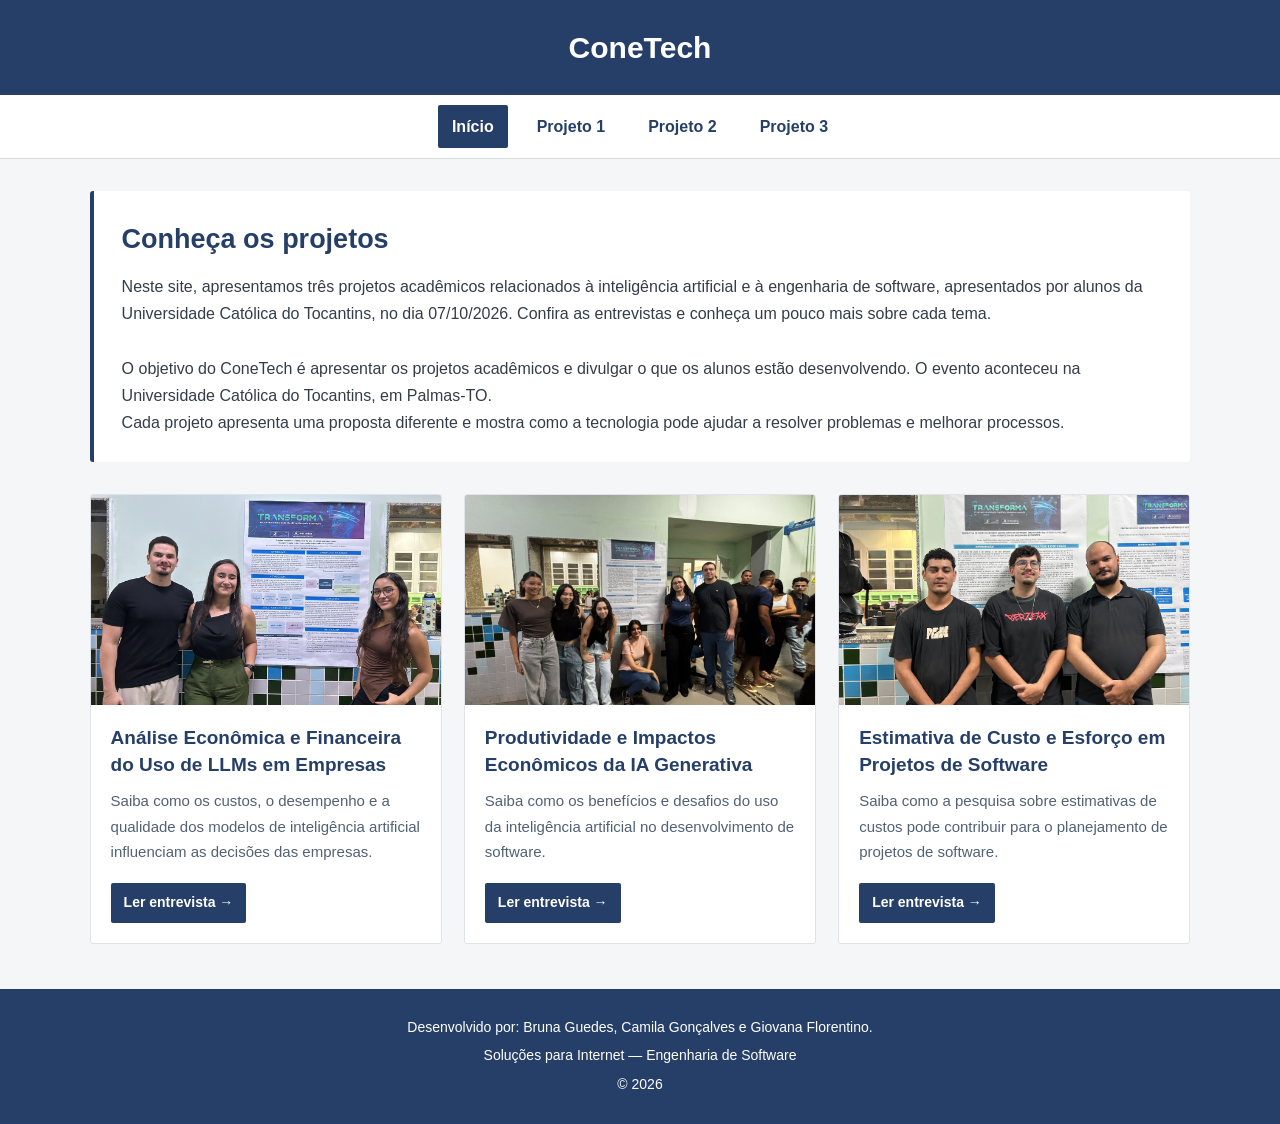
<file: index.html>
<!DOCTYPE html>
<html lang="pt-BR">
<head>
    <meta charset="UTF-8">
    <meta name="viewport" content="width=device-width, initial-scale=1.0">
    <title>ConeTech</title>
    <link rel="stylesheet" href="css/style.css">
</head>
<body>

    <header>
        <h1>ConeTech</h1>
    </header>

    <nav>
        <a href="index.html" class="ativo">Início</a>
        <a href="projeto1.html">Projeto 1</a>
        <a href="projeto2.html">Projeto 2</a>
        <a href="projeto3.html">Projeto 3</a>
    </nav>

    <main>
        <section class="apresentacao">
            <h2>Conheça os projetos</h2>
            <p>
                Neste site, apresentamos três projetos acadêmicos relacionados
                à inteligência artificial e à engenharia de software, apresentados por alunos da Universidade Católica do Tocantins, no dia 07/10/2026.
                Confira as entrevistas e conheça um pouco mais sobre cada tema.
            </p>
            <br>
            <p>
                O objetivo do ConeTech é apresentar os projetos acadêmicos e divulgar o que os alunos estão desenvolvendo.
                O evento aconteceu na Universidade Católica do Tocantins, em Palmas-TO.
            </p>
            <p>
                Cada projeto apresenta uma proposta diferente e mostra como 
                a tecnologia pode ajudar a resolver problemas e melhorar processos.
            </p>
        </section>

        <section class="reportagens">
            <article class="card">
                <a href="projeto1.html">
                    <div class="foto">
                        <img src="img/pro2.png" alt="Registro do projeto sobre análise econômica do uso de LLMs">
                    </div>

                    <div class="conteudo">
                        <h3>Análise Econômica e Financeira do Uso de LLMs em Empresas</h3>
                        <p>
                            Saiba como os custos, o desempenho e a qualidade
                            dos modelos de inteligência artificial influenciam
                            as decisões das empresas.
                        </p>
                        <span class="botao">Ler entrevista →</span>
                    </div>
                </a>
            </article>

            <article class="card">
                <a href="projeto2.html">
                    <div class="foto">
                        <img src="img/pro1.JPG" alt="Registro do projeto sobre IA generativa e produtividade no desenvolvimento de software">
                    </div>

                    <div class="conteudo">
                        <h3>Produtividade e Impactos Econômicos da IA Generativa</h3>
                        <p>
                            Saiba como os benefícios e desafios do uso
                            da inteligência artificial no desenvolvimento
                            de software.
                        </p>
                        <span class="botao">Ler entrevista →</span>
                    </div>
                </a>
            </article>

            <article class="card">
                <a href="projeto3.html">
                    <div class="foto">
                        <img src="img/pro33.JPG" alt="Registro do projeto sobre estimativa de custo e esforço em software">
                    </div>

                    <div class="conteudo">
                        <h3>Estimativa de Custo e Esforço em Projetos de Software</h3>
                        <p>
                            Saiba como a pesquisa sobre estimativas de custos
                            pode contribuir para o planejamento de projetos
                            de software.
                        </p>
                        <span class="botao">Ler entrevista →</span>
                    </div>
                </a>
            </article>
        </section>
    </main>

    <footer>
        <p>Desenvolvido por: Bruna Guedes, Camila Gonçalves e Giovana Florentino.</p>
        <p>Soluções para Internet — Engenharia de Software</p>
        <p>&copy; 2026</p>
    </footer>

</body>
</html>
</file>
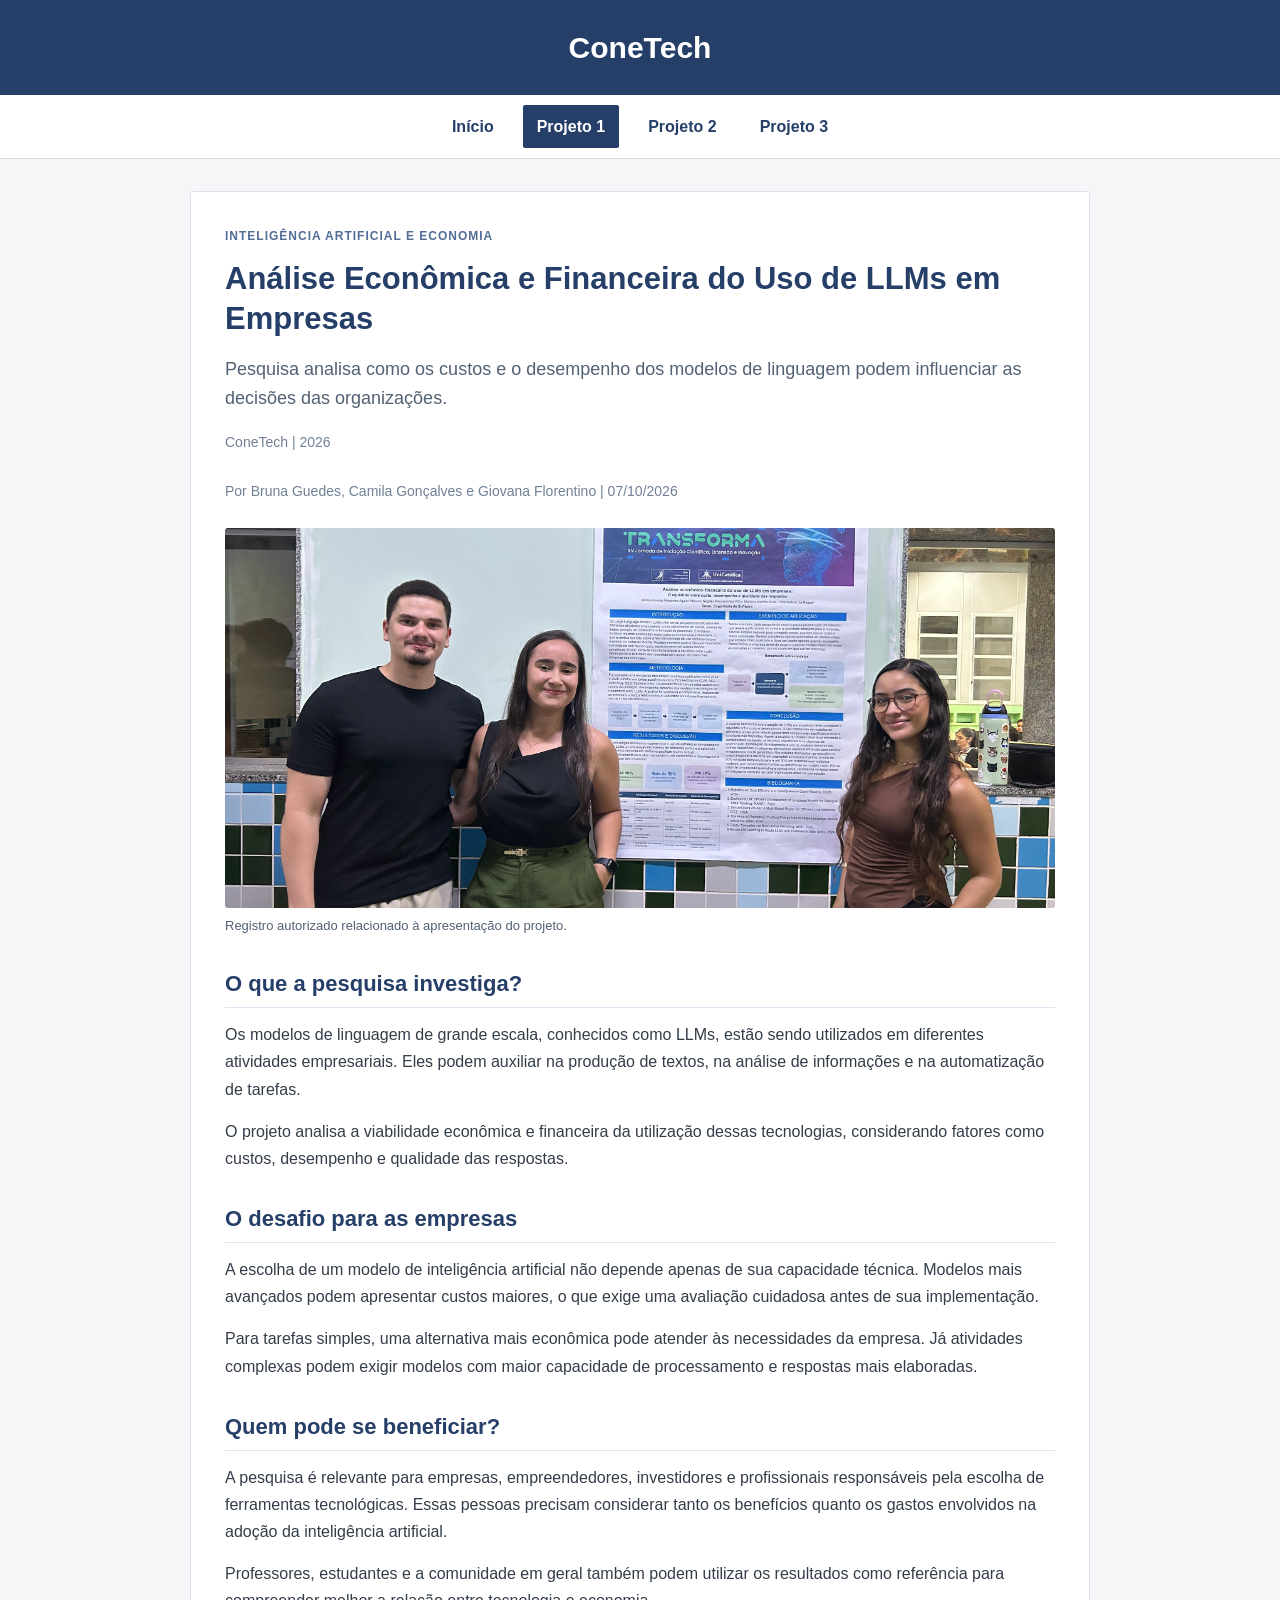
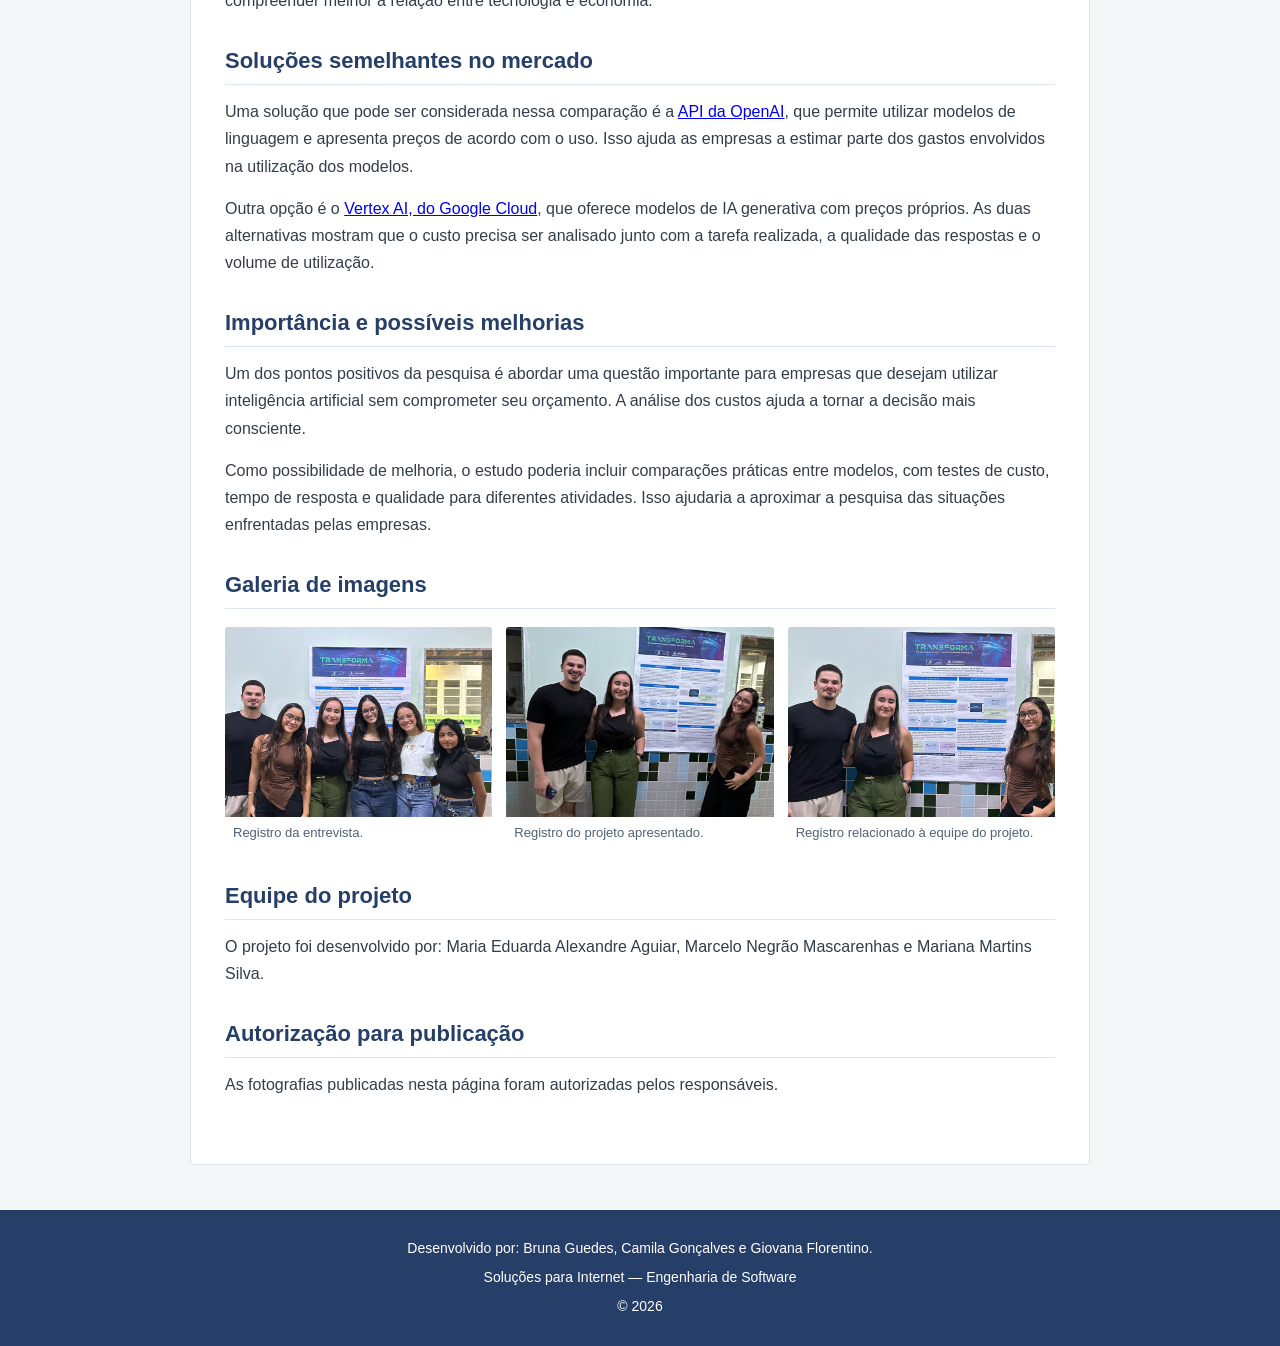
<file: projeto1.html>
<!DOCTYPE html>
<html lang="pt-BR">
<head>
    <meta charset="UTF-8">
    <meta name="viewport" content="width=device-width, initial-scale=1.0">
    <title>Análise Econômica do Uso de LLMs</title>
    <link rel="stylesheet" href="css/style.css">
</head>
<body>

    <header>
        <h1>ConeTech</h1>
    </header>

    <nav>
        <a href="index.html">Início</a>
        <a href="projeto1.html" class="ativo">Projeto 1</a>
        <a href="projeto2.html">Projeto 2</a>
        <a href="projeto3.html">Projeto 3</a>
    </nav>

    <main class="reportagem">

        <article>
            <p class="categoria">INTELIGÊNCIA ARTIFICIAL E ECONOMIA</p>

            <h2>Análise Econômica e Financeira do Uso de LLMs em Empresas</h2>

            <p class="subtitulo">
                Pesquisa analisa como os custos e o desempenho dos modelos
                de linguagem podem influenciar as decisões das organizações.
            </p>

            <p class="autoria">
                ConeTech | 2026
            </p>

            <p class="autoria">
                Por Bruna Guedes, Camila Gonçalves e Giovana Florentino | 07/10/2026
            </p>

            <figure>
                <div class="foto-grande">
                    <img src="img/pro2.png" alt="Imagem principal do projeto sobre análise econômica do uso de LLMs">
                </div>
                <figcaption>Registro autorizado relacionado à apresentação do projeto.</figcaption>
            </figure>

            <section>
                <h3>O que a pesquisa investiga?</h3>

                <p>
                    Os modelos de linguagem de grande escala, conhecidos como
                    LLMs, estão sendo utilizados em diferentes atividades
                    empresariais. Eles podem auxiliar na produção de textos,
                    na análise de informações e na automatização de tarefas.
                </p>

                <p>
                    O projeto analisa a viabilidade econômica e financeira
                    da utilização dessas tecnologias, considerando fatores
                    como custos, desempenho e qualidade das respostas.
                </p>
            </section>

            <section>
                <h3>O desafio para as empresas</h3>

                <p>
                    A escolha de um modelo de inteligência artificial não
                    depende apenas de sua capacidade técnica. Modelos mais
                    avançados podem apresentar custos maiores, o que exige
                    uma avaliação cuidadosa antes de sua implementação.
                </p>

                <p>
                    Para tarefas simples, uma alternativa mais econômica
                    pode atender às necessidades da empresa. Já atividades
                    complexas podem exigir modelos com maior capacidade
                    de processamento e respostas mais elaboradas.
                </p>
            </section>

            <section>
                <h3>Quem pode se beneficiar?</h3>

                <p>
                    A pesquisa é relevante para empresas, empreendedores,
                    investidores e profissionais responsáveis pela escolha
                    de ferramentas tecnológicas. Essas pessoas precisam
                    considerar tanto os benefícios quanto os gastos
                    envolvidos na adoção da inteligência artificial.
                </p>

                <p>
                    Professores, estudantes e a comunidade em geral também
                    podem utilizar os resultados como referência para
                    compreender melhor a relação entre tecnologia e economia.
                </p>
            </section>

            <section>
                <h3>Soluções semelhantes no mercado</h3>

                <p>
                    Uma solução que pode ser considerada nessa comparação é a
                    <a href="https://developers.openai.com/pt-BR/api/docs/pricing"
                       target="_blank" rel="noopener noreferrer">API da OpenAI</a>,
                    que permite utilizar modelos de linguagem e apresenta preços de acordo com o uso. Isso ajuda as empresas a estimar parte dos gastos envolvidos na utilização dos modelos.
                </p>

                <p>
                    Outra opção é o
                    <a href="https://cloud.google.com/vertex-ai/generative-ai/pricing"
                       target="_blank" rel="noopener noreferrer">Vertex AI, do Google Cloud</a>,
                    que oferece modelos de IA generativa com preços próprios. As duas alternativas mostram que o custo precisa ser analisado junto com a tarefa realizada, a qualidade das respostas e o volume de utilização.
                </p>

            </section>

            <section>
                <h3>Importância e possíveis melhorias</h3>

                <p>
                    Um dos pontos positivos da pesquisa é abordar uma
                    questão importante para empresas que desejam utilizar
                    inteligência artificial sem comprometer seu orçamento.
                    A análise dos custos ajuda a tornar a decisão mais
                    consciente.
                </p>

                <p>
                    Como possibilidade de melhoria, o estudo poderia incluir
                    comparações práticas entre modelos, com testes de custo,
                    tempo de resposta e qualidade para diferentes atividades.
                    Isso ajudaria a aproximar a pesquisa das situações
                    enfrentadas pelas empresas.
                </p>
            </section>

            <section>
                <h3>Galeria de imagens</h3>

                <div class="galeria">
                    <figure>
                        <img src="img/pro22.png" alt="Registro da entrevista sobre o projeto">
                        <figcaption>Registro da entrevista.</figcaption>
                    </figure>

                    <figure>
                        <img src="img/pro222.png" alt="Registro do projeto apresentado pelo grupo">
                        <figcaption>Registro do projeto apresentado.</figcaption>
                    </figure>

                    <figure>
                        <img src="img/pro2.png" alt="Registro relacionado à equipe do projeto">
                        <figcaption>Registro relacionado à equipe do projeto.</figcaption>
                    </figure>
                </div>
            </section>

            <section>
                <h3>Equipe do projeto</h3>

                <p>
                    O projeto foi desenvolvido por: Maria Eduarda Alexandre
                    Aguiar, Marcelo Negrão Mascarenhas e Mariana Martins Silva.
                </p>
            </section>

            <section>
                <h3>Autorização para publicação</h3>

                <p>
                    As fotografias publicadas nesta página foram autorizadas
                    pelos responsáveis.
                </p>
            </section>

        </article>

    </main>

    <footer>
        <p>Desenvolvido por: Bruna Guedes, Camila Gonçalves e Giovana Florentino.</p>
        <p>Soluções para Internet — Engenharia de Software</p>
        <p>&copy; 2026</p>
    </footer>

</body>
</html>
</file>
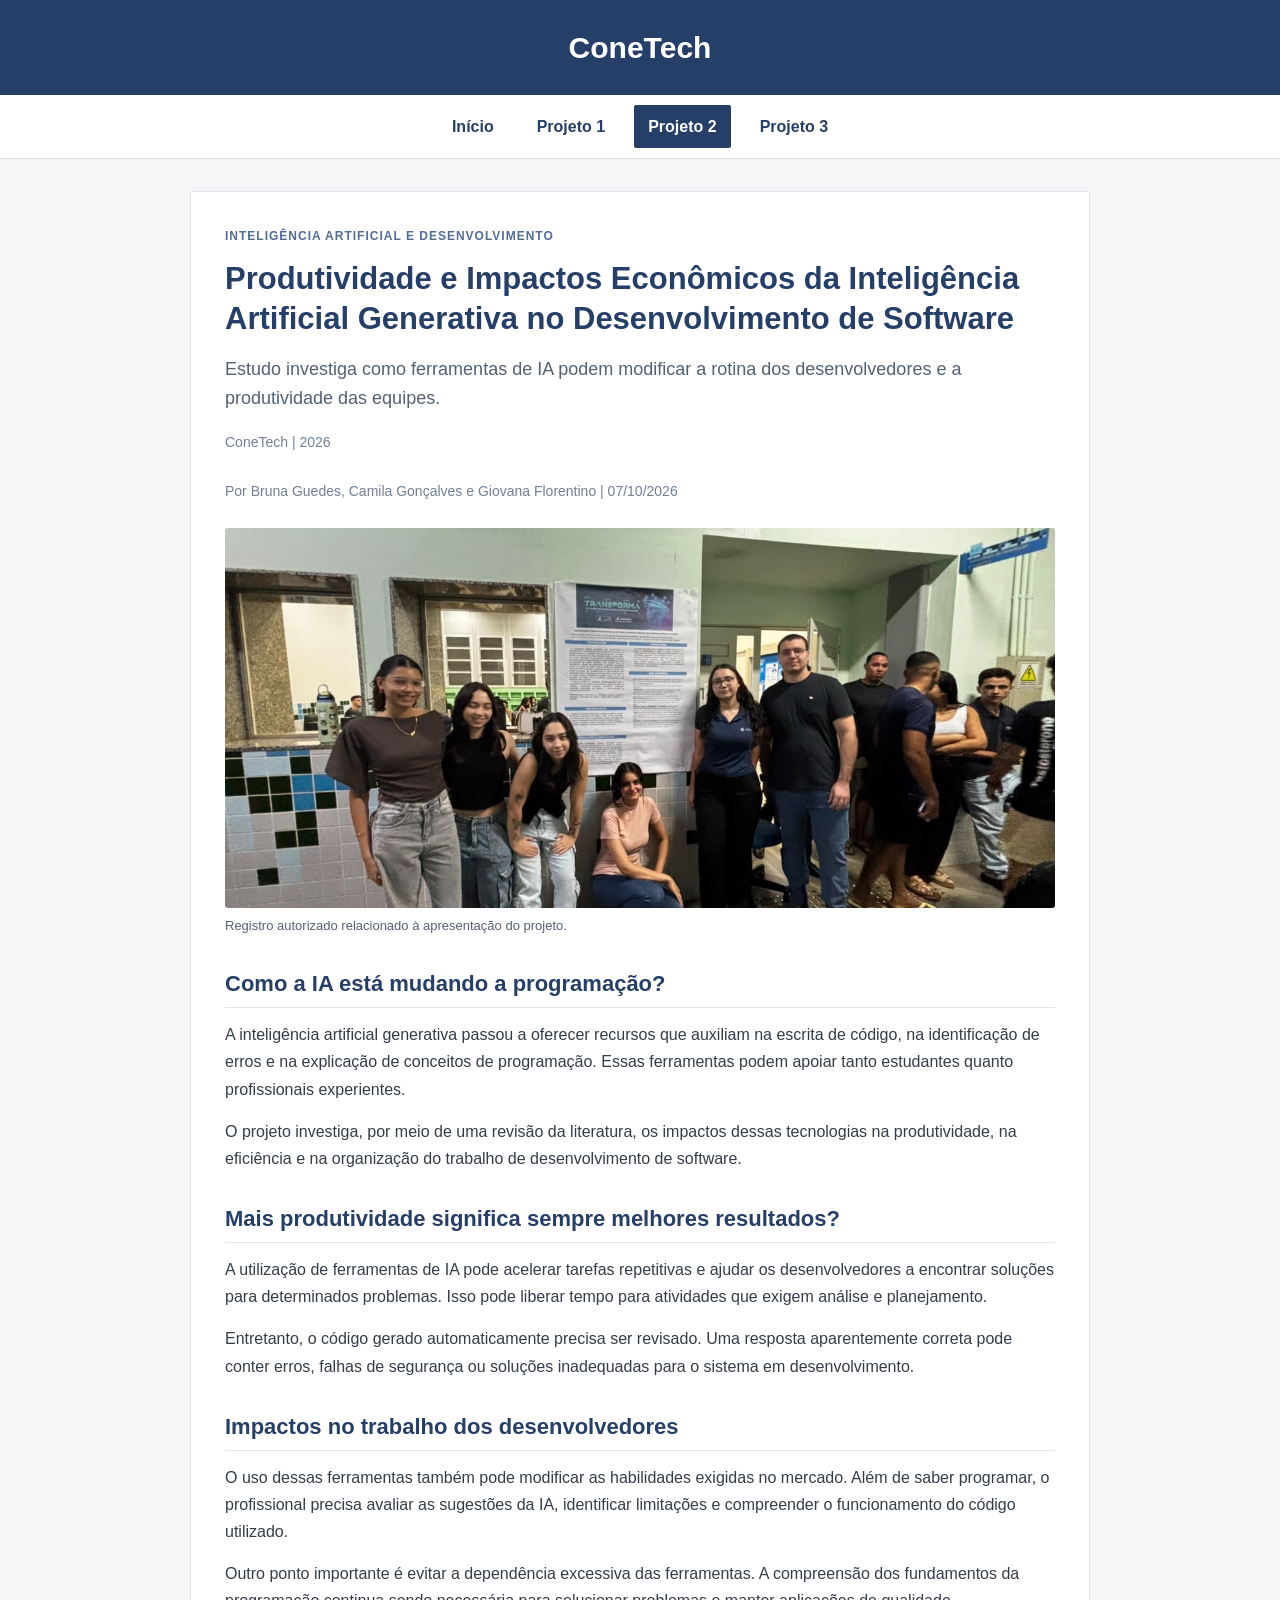
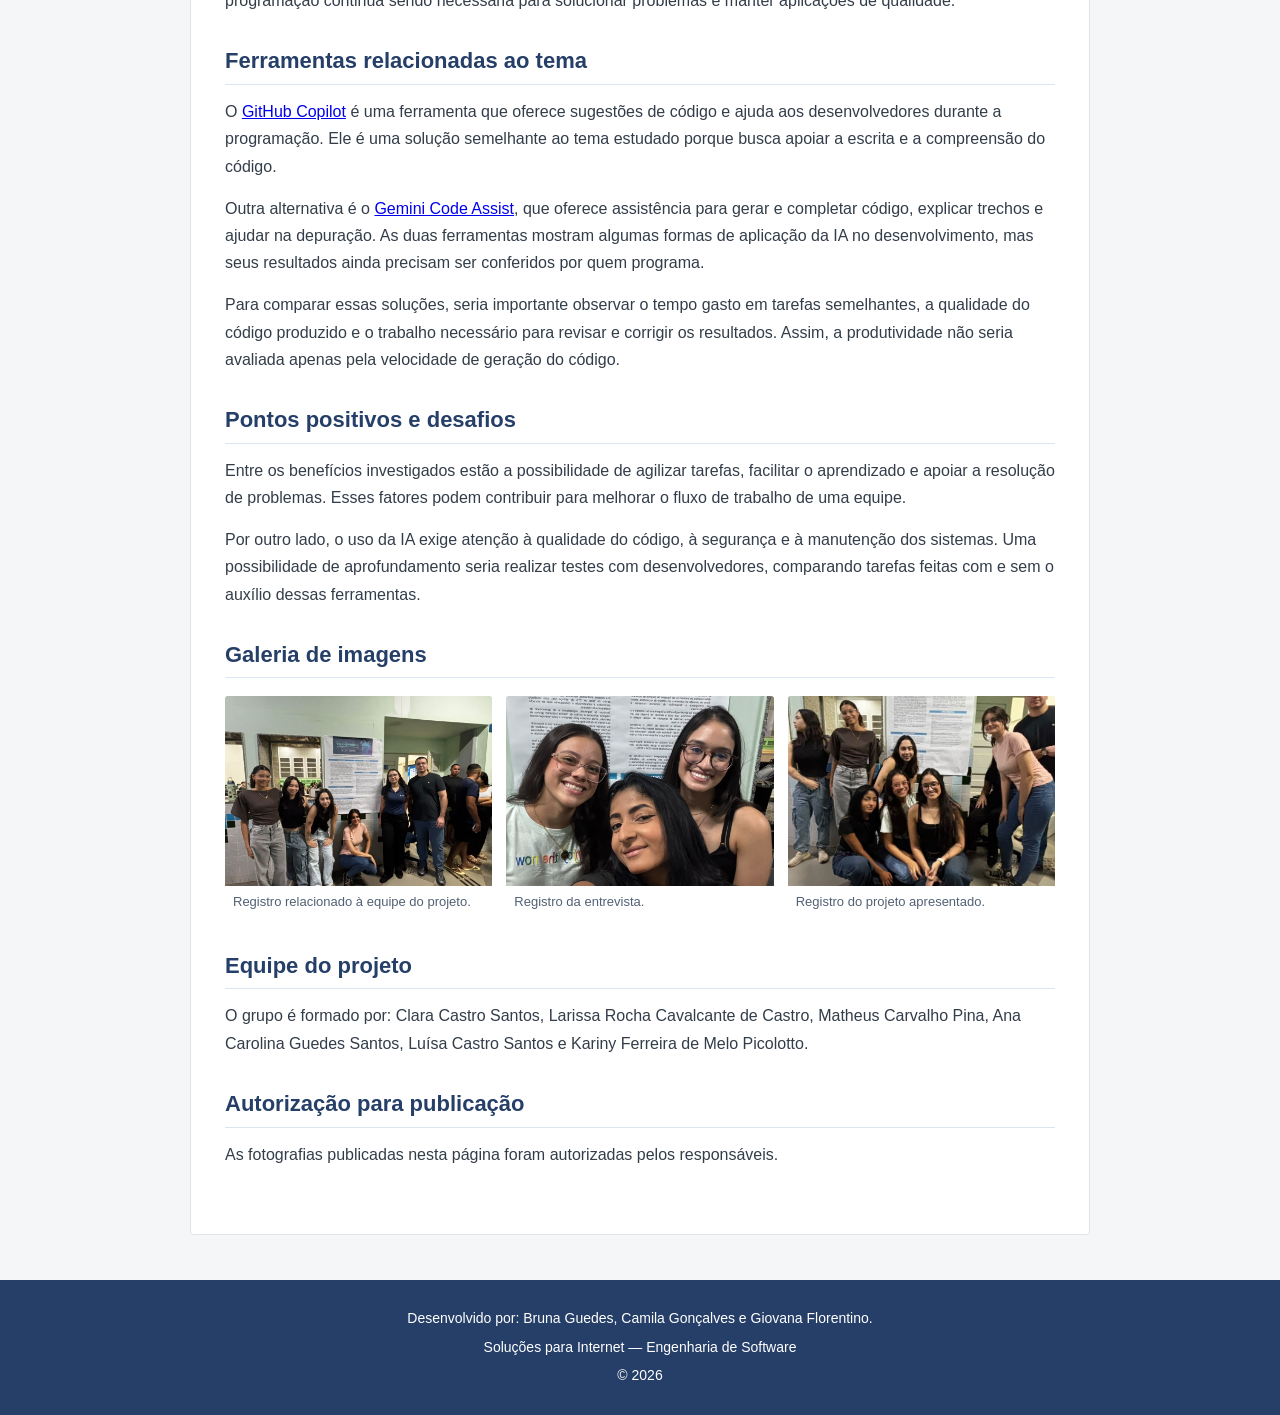
<file: projeto2.html>
<!DOCTYPE html>
<html lang="pt-BR">
<head>
    <meta charset="UTF-8">
    <meta name="viewport" content="width=device-width, initial-scale=1.0">
    <title>IA Generativa e Produtividade</title>
    <link rel="stylesheet" href="css/style.css">
</head>
<body>

    <header>
        <h1>ConeTech</h1>
    </header>

    <nav>
        <a href="index.html">Início</a>
        <a href="projeto1.html">Projeto 1</a>
        <a href="projeto2.html" class="ativo">Projeto 2</a>
        <a href="projeto3.html">Projeto 3</a>
    </nav>

    <main class="reportagem">

        <article>
            <p class="categoria">INTELIGÊNCIA ARTIFICIAL E DESENVOLVIMENTO</p>

            <h2>Produtividade e Impactos Econômicos da Inteligência Artificial Generativa no Desenvolvimento de Software</h2>

            <p class="subtitulo">
                Estudo investiga como ferramentas de IA podem modificar
                a rotina dos desenvolvedores e a produtividade das equipes.
            </p>

            <p class="autoria">
                ConeTech | 2026
            </p>

            <p class="autoria">
                Por Bruna Guedes, Camila Gonçalves e Giovana Florentino | 07/10/2026
            </p>

            <figure>
                <div class="foto-grande">
                    <img src="img/pro1.JPG" alt="Imagem principal do projeto sobre inteligência artificial e produtividade">
                </div>
                <figcaption>Registro autorizado relacionado à apresentação do projeto.</figcaption>
            </figure>

            <section>
                <h3>Como a IA está mudando a programação?</h3>

                <p>
                    A inteligência artificial generativa passou a oferecer
                    recursos que auxiliam na escrita de código, na identificação
                    de erros e na explicação de conceitos de programação.
                    Essas ferramentas podem apoiar tanto estudantes quanto
                    profissionais experientes.
                </p>

                <p>
                    O projeto investiga, por meio de uma revisão da literatura,
                    os impactos dessas tecnologias na produtividade, na
                    eficiência e na organização do trabalho de desenvolvimento
                    de software.
                </p>
            </section>

            <section>
                <h3>Mais produtividade significa sempre melhores resultados?</h3>

                <p>
                    A utilização de ferramentas de IA pode acelerar tarefas
                    repetitivas e ajudar os desenvolvedores a encontrar
                    soluções para determinados problemas. Isso pode liberar
                    tempo para atividades que exigem análise e planejamento.
                </p>

                <p>
                    Entretanto, o código gerado automaticamente precisa ser
                    revisado. Uma resposta aparentemente correta pode conter
                    erros, falhas de segurança ou soluções inadequadas
                    para o sistema em desenvolvimento.
                </p>
            </section>

            <section>
                <h3>Impactos no trabalho dos desenvolvedores</h3>

                <p>
                    O uso dessas ferramentas também pode modificar as
                    habilidades exigidas no mercado. Além de saber programar,
                    o profissional precisa avaliar as sugestões da IA,
                    identificar limitações e compreender o funcionamento
                    do código utilizado.
                </p>

                <p>
                    Outro ponto importante é evitar a dependência excessiva
                    das ferramentas. A compreensão dos fundamentos da
                    programação continua sendo necessária para solucionar
                    problemas e manter aplicações de qualidade.
                </p>
            </section>

            <section>
                <h3>Ferramentas relacionadas ao tema</h3>

                <p>
                    O <a href="https://docs.github.com/pt/copilot/get-started/what-is-github-copilot"
                       target="_blank" rel="noopener noreferrer">GitHub Copilot</a>
                    é uma ferramenta que oferece sugestões de código e ajuda aos desenvolvedores durante a programação. Ele é uma solução semelhante ao tema estudado porque busca apoiar a escrita e a compreensão do código.
                </p>

                <p>
                    Outra alternativa é o
                    <a href="https://codeassist.google/products/business?hl=pt-br"
                       target="_blank" rel="noopener noreferrer">Gemini Code Assist</a>,
                    que oferece assistência para gerar e completar código, explicar trechos e ajudar na depuração. As duas ferramentas mostram algumas formas de aplicação da IA no desenvolvimento, mas seus resultados ainda precisam ser conferidos por quem programa.
                </p>

                <p>
                    Para comparar essas soluções, seria importante observar o tempo gasto em tarefas semelhantes, a qualidade do código produzido e o trabalho necessário para revisar e corrigir os resultados. Assim, a produtividade não seria avaliada apenas pela velocidade de geração do código.
                </p>
            </section>

            <section>
                <h3>Pontos positivos e desafios</h3>

                <p>
                    Entre os benefícios investigados estão a possibilidade
                    de agilizar tarefas, facilitar o aprendizado e apoiar
                    a resolução de problemas. Esses fatores podem contribuir
                    para melhorar o fluxo de trabalho de uma equipe.
                </p>

                <p>
                    Por outro lado, o uso da IA exige atenção à qualidade
                    do código, à segurança e à manutenção dos sistemas.
                    Uma possibilidade de aprofundamento seria realizar
                    testes com desenvolvedores, comparando tarefas feitas
                    com e sem o auxílio dessas ferramentas.
                </p>
            </section>

            <section>
                <h3>Galeria de imagens</h3>

                <div class="galeria">
                    <figure>
                        <img src="./img/pro1.JPG" alt="Registro relacionado à equipe do projeto">
                        <figcaption>Registro relacionado à equipe do projeto.</figcaption>
                    </figure>

                    <figure>
                        <img src="./img/pro11.JPG" alt="Registro da entrevista sobre o projeto">
                        <figcaption>Registro da entrevista.</figcaption>
                    </figure>

                    <figure>
                        <img src="./img/pro111.JPG" alt="Registro do projeto apresentado">
                        <figcaption>Registro do projeto apresentado.</figcaption>
                    </figure>
                </div>
            </section>

            <section>
                <h3>Equipe do projeto</h3>

                <p>
                    O grupo é formado por: Clara Castro Santos, Larissa
                    Rocha Cavalcante de Castro, Matheus Carvalho Pina,
                    Ana Carolina Guedes Santos, Luísa Castro Santos
                    e Kariny Ferreira de Melo Picolotto.
                </p>
            </section>

            <section>
                <h3>Autorização para publicação</h3>

                <p>
                    As fotografias publicadas nesta página foram autorizadas
                    pelos responsáveis.
                </p>
            </section>

        </article>

    </main>

    <footer>
        <p>Desenvolvido por: Bruna Guedes, Camila Gonçalves e Giovana Florentino.</p>
        <p>Soluções para Internet — Engenharia de Software</p>
        <p>&copy; 2026</p>
    </footer>

</body>
</html>
</file>
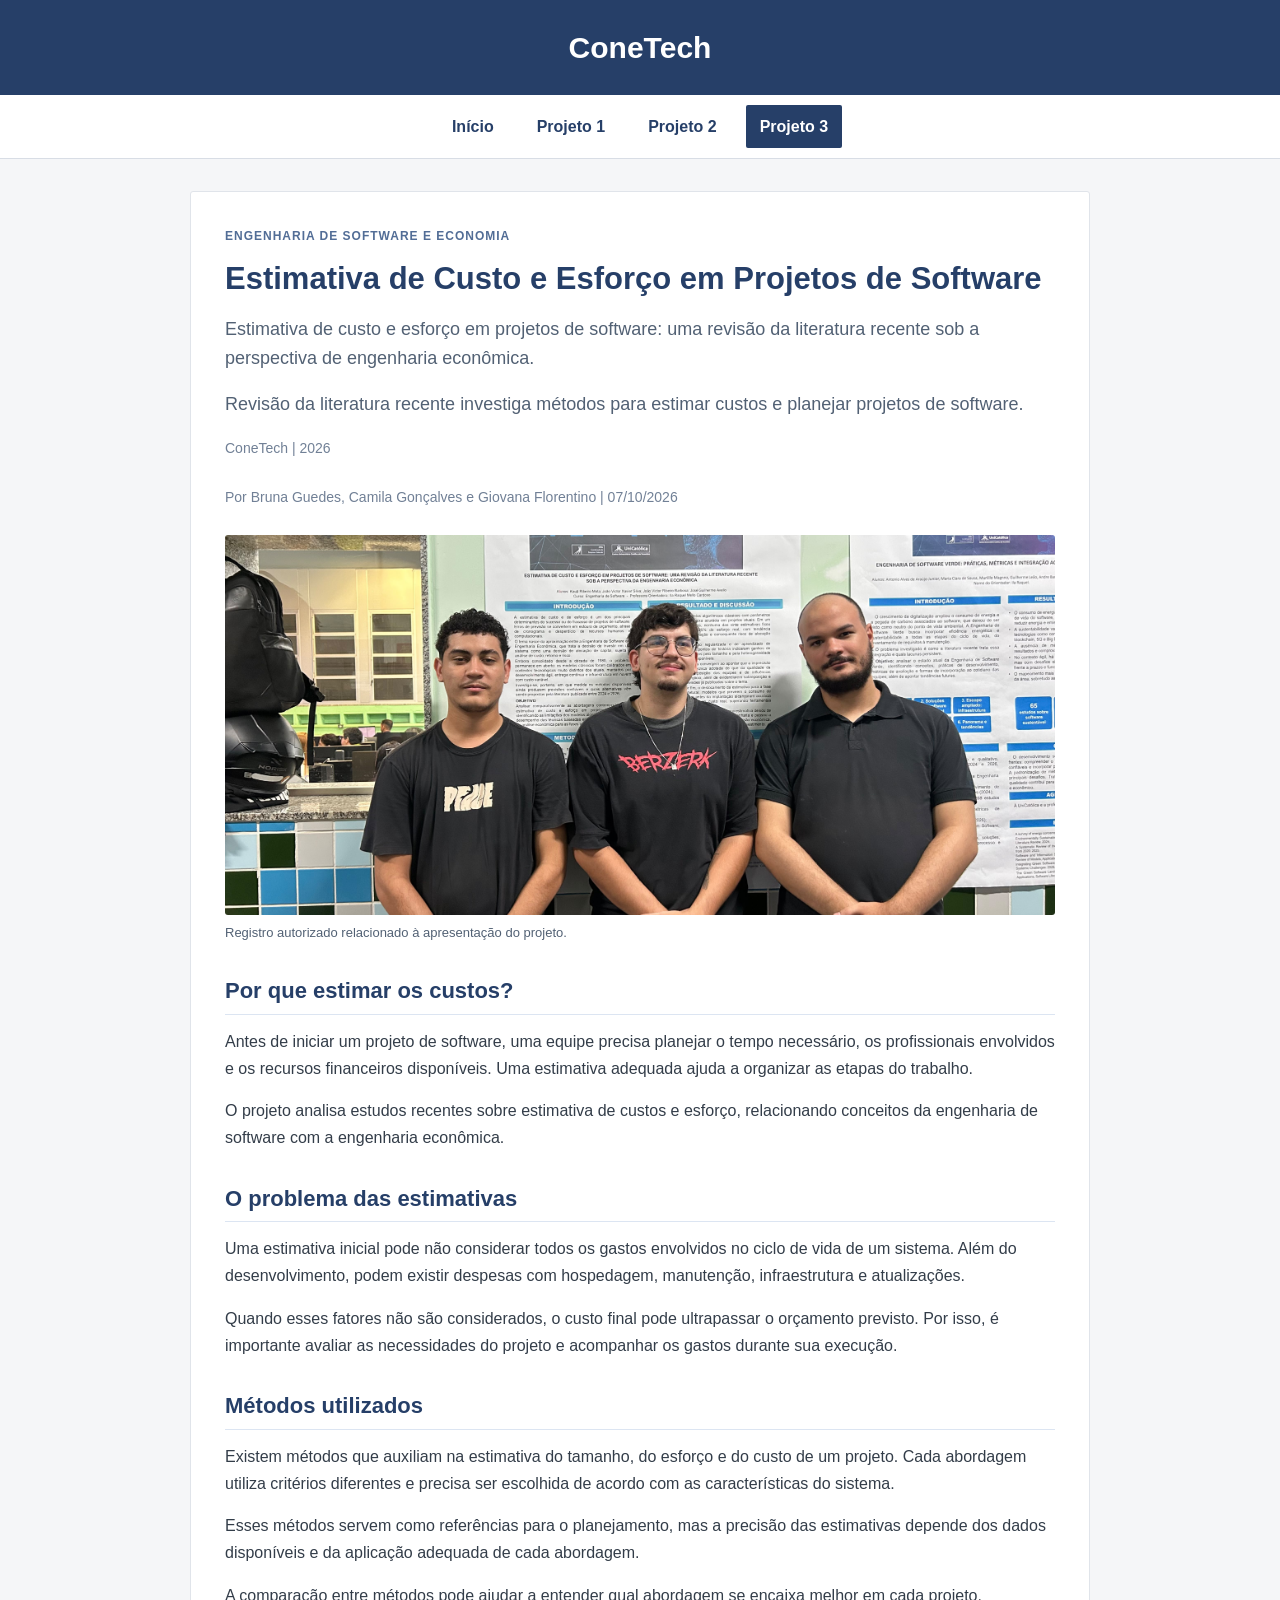
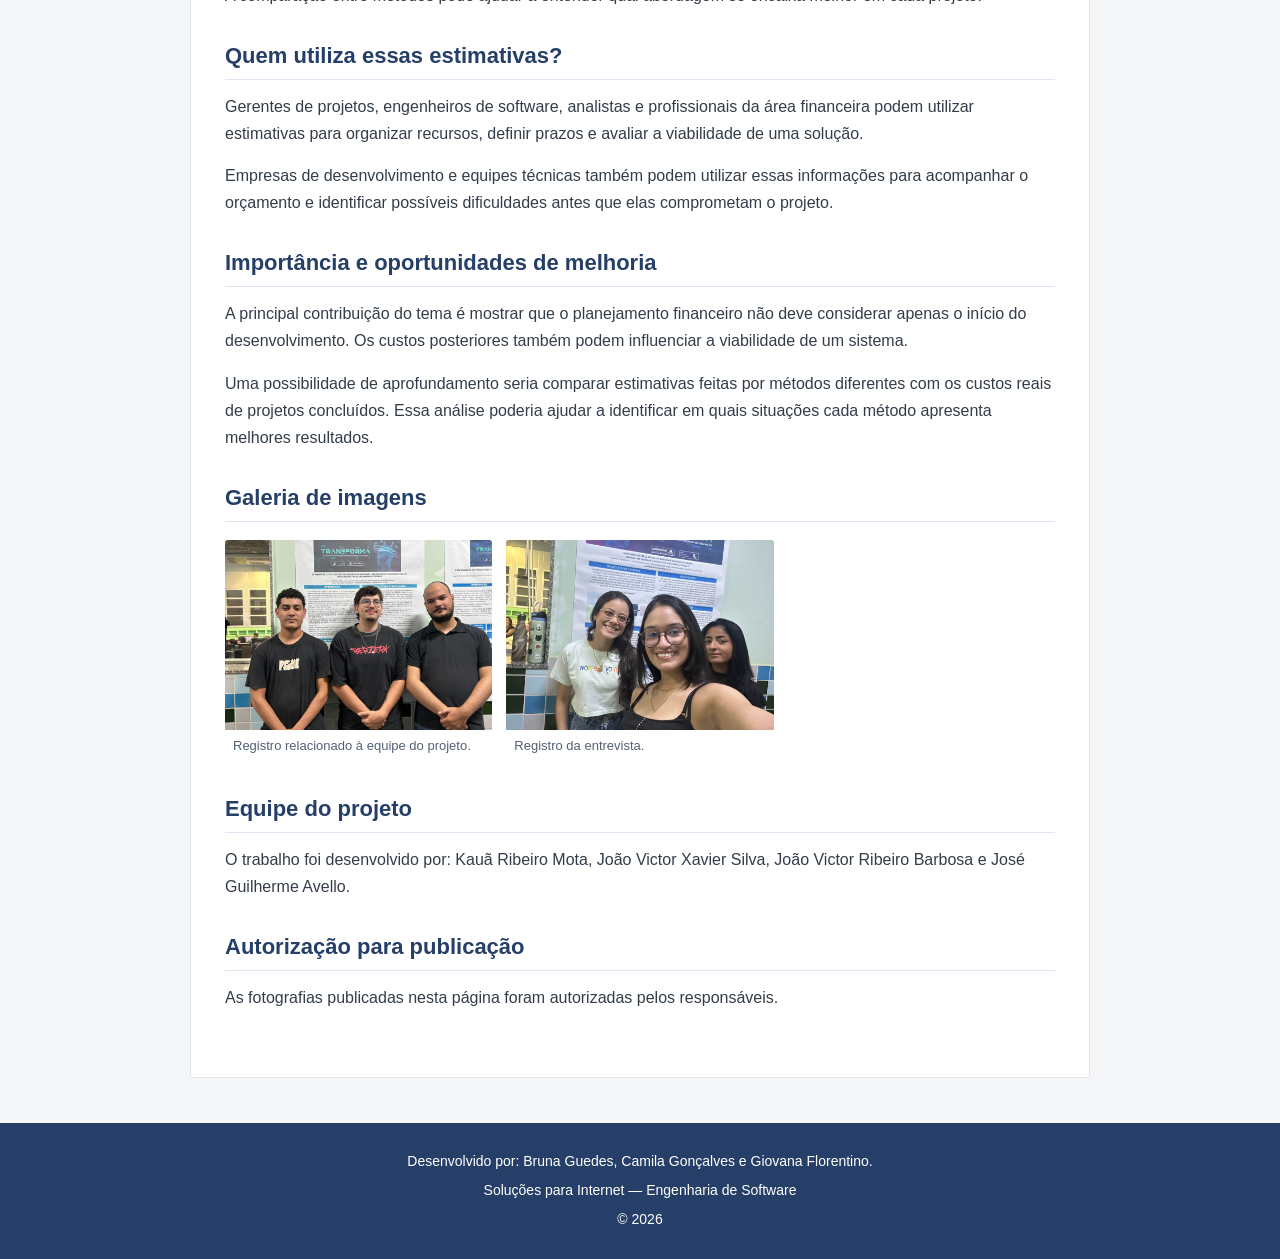
<file: projeto3.html>
<!DOCTYPE html>
<html lang="pt-BR">
<head>
    <meta charset="UTF-8">
    <meta name="viewport" content="width=device-width, initial-scale=1.0">
    <title>Estimativa de Custos em Software</title>
    <link rel="stylesheet" href="css/style.css">
</head>
<body>

    <header>
        <h1>ConeTech</h1>
    </header>

    <nav>
        <a href="index.html">Início</a>
        <a href="projeto1.html">Projeto 1</a>
        <a href="projeto2.html">Projeto 2</a>
        <a href="projeto3.html" class="ativo">Projeto 3</a>
    </nav>

    <main class="reportagem">

        <article>
            <p class="categoria">ENGENHARIA DE SOFTWARE E ECONOMIA</p>

            <h2>Estimativa de Custo e Esforço em Projetos de Software</h2>

            <p class="subtitulo">
                Estimativa de custo e esforço em projetos de software: uma revisão da literatura recente sob a perspectiva de engenharia econômica.
            </p>

            <p class="subtitulo">
                Revisão da literatura recente investiga métodos para
                estimar custos e planejar projetos de software.
            </p>

            <p class="autoria">
                ConeTech | 2026
            </p>

            <p class="autoria">
                Por Bruna Guedes, Camila Gonçalves e Giovana Florentino | 07/10/2026
            </p>

            <figure>
                <div class="foto-grande">
                    <img src="img/pro33.JPG" alt="Imagem principal do projeto sobre estimativa de custos em software">
                </div>
                <figcaption>Registro autorizado relacionado à apresentação do projeto.</figcaption>
            </figure>

            <section>
                <h3>Por que estimar os custos?</h3>

                <p>
                    Antes de iniciar um projeto de software, uma equipe
                    precisa planejar o tempo necessário, os profissionais
                    envolvidos e os recursos financeiros disponíveis.
                    Uma estimativa adequada ajuda a organizar as etapas
                    do trabalho.
                </p>

                <p>
                    O projeto analisa estudos recentes sobre estimativa
                    de custos e esforço, relacionando conceitos da
                    engenharia de software com a engenharia econômica.
                </p>
            </section>

            <section>
                <h3>O problema das estimativas</h3>

                <p>
                    Uma estimativa inicial pode não considerar todos os
                    gastos envolvidos no ciclo de vida de um sistema.
                    Além do desenvolvimento, podem existir despesas
                    com hospedagem, manutenção, infraestrutura e
                    atualizações.
                </p>

                <p>
                    Quando esses fatores não são considerados, o custo
                    final pode ultrapassar o orçamento previsto. Por isso,
                    é importante avaliar as necessidades do projeto
                    e acompanhar os gastos durante sua execução.
                </p>
            </section>

            <section>
                <h3>Métodos utilizados</h3>

                <p>
                    Existem métodos que auxiliam na estimativa do tamanho,
                    do esforço e do custo de um projeto. Cada abordagem
                    utiliza critérios diferentes e precisa ser escolhida
                    de acordo com as características do sistema.
                </p>

                <p>
                    Esses métodos servem como referências para o
                    planejamento, mas a precisão das estimativas
                    depende dos dados disponíveis e da aplicação
                    adequada de cada abordagem.
                </p>

                <p>
                    A comparação entre métodos pode ajudar a entender
                    qual abordagem se encaixa melhor em cada projeto.

                </p>
            </section>

            <section>
                <h3>Quem utiliza essas estimativas?</h3>

                <p>
                    Gerentes de projetos, engenheiros de software,
                    analistas e profissionais da área financeira podem
                    utilizar estimativas para organizar recursos,
                    definir prazos e avaliar a viabilidade de uma solução.
                </p>

                <p>
                    Empresas de desenvolvimento e equipes técnicas também
                    podem utilizar essas informações para acompanhar
                    o orçamento e identificar possíveis dificuldades
                    antes que elas comprometam o projeto.
                </p>
            </section>

            <section>
                <h3>Importância e oportunidades de melhoria</h3>

                <p>
                    A principal contribuição do tema é mostrar que o
                    planejamento financeiro não deve considerar apenas
                    o início do desenvolvimento. Os custos posteriores
                    também podem influenciar a viabilidade de um sistema.
                </p>

                <p>
                    Uma possibilidade de aprofundamento seria comparar
                    estimativas feitas por métodos diferentes com os
                    custos reais de projetos concluídos. Essa análise
                    poderia ajudar a identificar em quais situações
                    cada método apresenta melhores resultados.
                </p>
            </section>

            <section>
                <h3>Galeria de imagens</h3>

                <div class="galeria">
                    <figure>
                        <img src="img/pro33.JPG" alt="Registro relacionado à equipe do projeto 3">
                        <figcaption>Registro relacionado à equipe do projeto.</figcaption>
                    </figure>

                    <figure>
                        <img src="img/pro2222.png" alt="Registro da entrevista sobre o projeto 3">
                        <figcaption>Registro da entrevista.</figcaption>
                    </figure>
                </div>
            </section>

            <section>
                <h3>Equipe do projeto</h3>

                <p>
                    O trabalho foi desenvolvido por: Kauã Ribeiro Mota,
                    João Victor Xavier Silva, João Victor Ribeiro Barbosa
                    e José Guilherme Avello.
                </p>
            </section>

            <section>
                <h3>Autorização para publicação</h3>

                <p>
                    As fotografias publicadas nesta página foram autorizadas
                    pelos responsáveis.
                </p>
            </section>

        </article>

    </main>

    <footer>
        <p>Desenvolvido por: Bruna Guedes, Camila Gonçalves e Giovana Florentino.</p>
        <p>Soluções para Internet — Engenharia de Software</p>
        <p>&copy; 2026</p>
    </footer>

</body>
</html>
</file>
<file: css/style.css>
* {
    margin: 0;
    padding: 0;
    box-sizing: border-box;
}

body {
    font-family: Arial, Helvetica, sans-serif;
    background-color: #f5f6f8;
    color: #333d49;
    line-height: 1.7;
}

header {
    background-color: #263f68;
    color: white;
    text-align: left;
    padding: 22px 7%;
    display: flex;
    justify-content: center;
}

header h1 {
    font-size: 30px;
    letter-spacing: 0;
}

header p {
    margin-top: 5px;
    font-size: 15px;
}

/*menu*/
nav {
    background-color: #ffffff;
    display: flex;
    justify-content: center;
    align-items: center;
    flex-wrap: wrap;
    gap: 15px;
    padding: 10px 7%;
    border-bottom: 1px solid #d8dde5;
}

nav a {
    color: #263f68;
    text-decoration: none;
    font-weight: bold;
    padding: 8px 14px;
    border-radius: 2px;
    transition: color 0.2s;
}

nav a:hover {
    color: #5576a5;
    background-color: #f0f3f7;
}

nav a.ativo {
    background-color: #263f68;
    color: white;
}

main {
    width: 86%;
    max-width: 1150px;
    margin: 32px auto;
}

.apresentacao {
    background-color: white;
    padding: 26px 28px;
    margin-bottom: 32px;
    border-radius: 3px;
    border-left: 4px solid #263f68;
}

.apresentacao h2 {
    color: #263f68;
    font-size: 27px;
    margin-bottom: 10px;
}

.apresentacao p {
    font-size: 16px;
}

.reportagens {
    display: grid;
    grid-template-columns: repeat(3, minmax(0, 1fr));
    gap: 22px;
}

.card {
    background-color: white;
    border: 1px solid #e0e4ea;
    border-radius: 3px;
    overflow: hidden;
    transition: transform 0.2s;
}

.card:hover {
    transform: translateY(-4px);
}
.card > a {
    display: flex;
    flex-direction: column;
    height: 100%;
    color: inherit;
    text-decoration: none;
}

.foto {
    height: 210px;
    background-color: #e3e8ef;
    position: relative;
    overflow: hidden;
}

.foto img {
    display: block;
    width: 100%;
    height: 100%;
    object-fit: cover;
}

.foto span {
    display: none;
}

.conteudo {
    display: flex;
    flex-direction: column;
    align-items: flex-start;
    flex: 1;
    padding: 20px;
}

.conteudo h3 {
    color: #263f68;
    font-size: 19px;
    line-height: 1.4;
    margin-bottom: 10px;
}

.conteudo p {
    color: #526174;
    font-size: 15px;
    margin-bottom: 18px;
}

.botao {
    display: inline-block;
    background-color: #263f68;
    color: white;
    padding: 8px 13px;
    border-radius: 2px;
    font-size: 14px;
    font-weight: bold;
    margin-top: auto;
}

.card:hover .botao {
    background-color: #365789;
}

.reportagem {
    max-width: 900px;
}

.reportagem article {
    background-color: white;
    padding: 34px;
    border: 1px solid #e0e4ea;
    border-radius: 3px;
}

.categoria {
    color: #526d96;
    font-size: 12px;
    font-weight: bold;
    letter-spacing: 1px;
    margin-bottom: 12px;
}

.reportagem h2 {
    color: #263f68;
    font-size: 31px;
    line-height: 1.3;
    margin-bottom: 16px;
}

.subtitulo {
    color: #526174;
    font-size: 18px;
    line-height: 1.6;
    margin-bottom: 18px;
}

.autoria {
    color: #718096;
    font-size: 14px;
    margin-bottom: 25px;
}

.reportagem article > figure {
    margin: 0 0 32px;
}

.foto-grande {
    width: 100%;
    height: 380px;
    overflow: hidden;
    border-radius: 3px;
    background-color: #e3eaf4;
}

.foto-grande img {
    display: block;
    width: 100%;
    height: 100%;
    object-fit: cover;
}

.reportagem section {
    margin-bottom: 32px;
}

.reportagem section h3 {
    color: #263f68;
    font-size: 22px;
    line-height: 1.4;
    margin-bottom: 13px;
    padding-bottom: 7px;
    border-bottom: 1px solid #dce5f2;
}

.reportagem section p {
    font-size: 16px;
    margin-bottom: 15px;
}

.reportagem section ul {
    padding-left: 25px;
    margin: 15px 0;
}

.reportagem section li {
    margin-bottom: 12px;
}

.reportagem section li a {
    color: #263f68;
    font-weight: bold;
}

.reportagem section li a:hover {
    color: #5278b0;
}

.galeria {
    display: grid;
    grid-template-columns: repeat(3, minmax(0, 1fr));
    gap: 14px;
    margin-top: 18px;
}

.galeria figure {
    margin: 0;
    height: 190px;
    background-color: #e3eaf4;
    border-radius: 3px;
    overflow: hidden;
}

.galeria img {
    display: block;
    width: 100%;
    height: 100%;
    object-fit: cover;
}

footer {
    background-color: #263f68;
    color: white;
    text-align: center;
    padding: 22px 20px;
    margin-top: 45px;
}

footer p {
    font-size: 14px;
    margin: 5px 0;
}

@media (max-width: 800px) {
    .reportagens {
        grid-template-columns: repeat(2, minmax(0, 1fr));
    }

    .reportagem article {
        padding: 28px;
    }

    .foto-grande {
        height: 320px;
    }
}

@media (max-width: 600px) {
    header {
        padding: 22px 5%;
    }

    header h1 {
        font-size: 28px;
    }

    nav {
        gap: 3px;
        padding: 8px 4%;
    }

    nav a {
        padding: 8px 10px;
        font-size: 14px;
    }

    main {
        width: 92%;
        margin: 22px auto;
    }

    .apresentacao {
        padding: 22px;
    }

    .apresentacao h2 {
        font-size: 24px;
    }

    .reportagens {
        grid-template-columns: 1fr;
        gap: 18px;
    }

    .foto {
        height: 220px;
    }

    .reportagem article {
        padding: 21px;
    }

    .reportagem h2 {
        font-size: 25px;
    }

    .subtitulo {
        font-size: 16px;
    }

    .foto-grande {
        height: 230px;
    }

    .reportagem section h3 {
        font-size: 20px;
    }

    .galeria {
        grid-template-columns: 1fr;
    }

    .galeria figure {
        height: 230px;
    }

    footer {
        padding: 22px 15px;
    }

    footer p {
        font-size: 13px;
    }
}

.reportagem article > figure figcaption {
    color: #526174;
    font-size: 13px;
    margin-top: 7px;
}

.galeria figure {
    height: auto;
}

.galeria img {
    height: 190px;
}

.galeria figcaption {
    color: #526174;
    font-size: 13px;
    line-height: 1.4;
    padding: 7px 8px;
    background-color: #ffffff;
}

@media (max-width: 600px) {
    .galeria img {
        height: 230px;
    }
}
</file>
